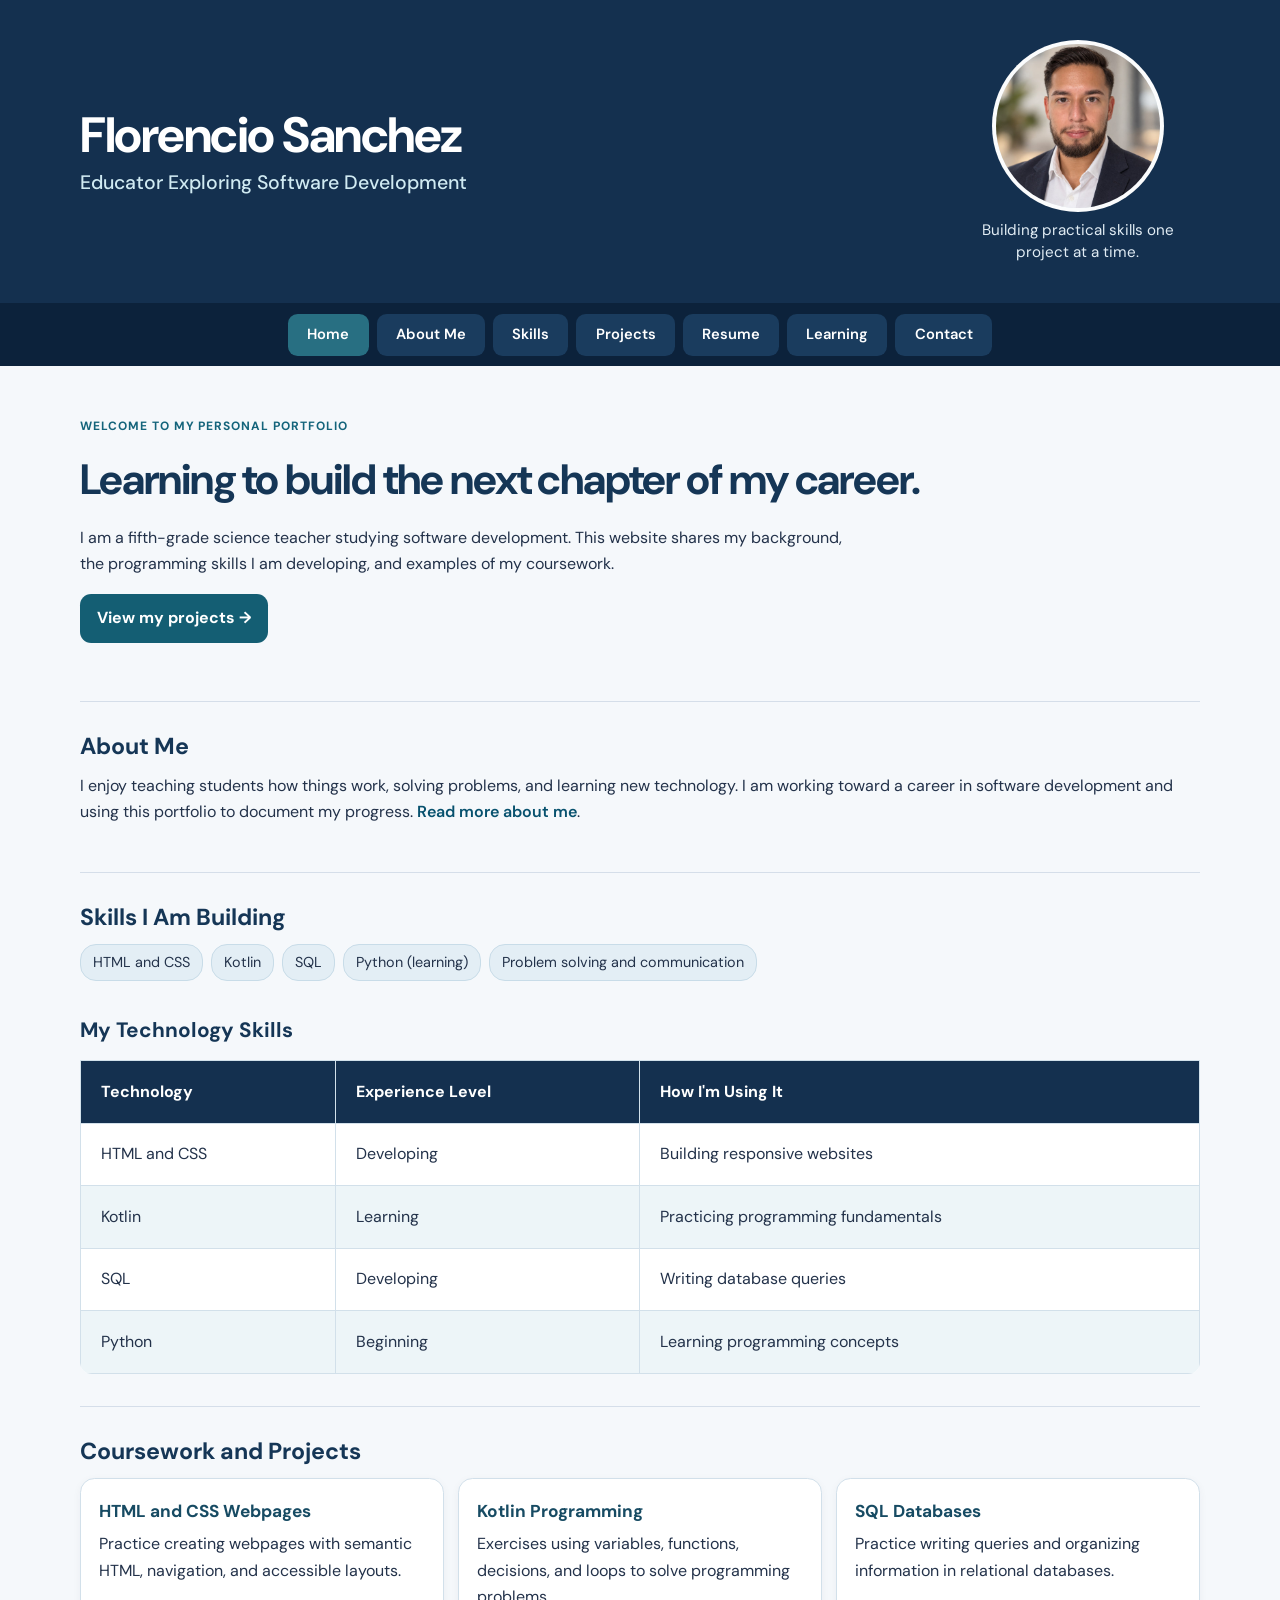
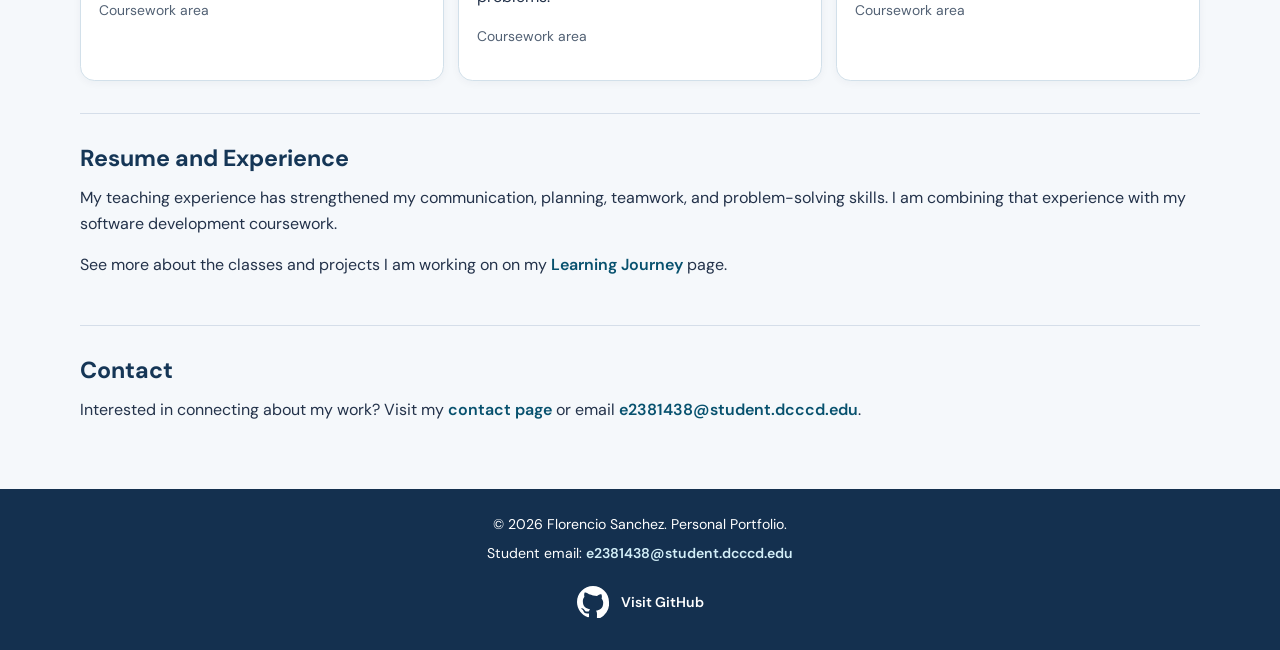
<file: index.html>
<!DOCTYPE html>
<!--
Student Name: Florencio Sanchez
File Name: index.html
Date: 11/02/2026
Chapter 8: Added Responsive Skills Table
Chapter 11: Updated SEO metadata and added a footer social media icon.
-->
<html lang="en">
<head>
    <meta charset="utf-8">
    <meta name="viewport" content="width=device-width, initial-scale=1.0">
    <meta name="description" content="Explore Florencio Sanchez's web design, Kotlin, SQL, and programming projects as a science educator studying software development.">

    <title>Florencio Sanchez | Software Development Portfolio</title>

    <link href="https://fonts.googleapis.com" rel="preconnect">
    <link href="https://fonts.gstatic.com" rel="preconnect" crossorigin>
    <link href="https://fonts.googleapis.com/css2?family=DM+Sans:wght@400;500;600;700&amp;display=swap" rel="stylesheet">

    <link href="css/style.css" rel="stylesheet">
</head>

<body>

<header class="site-header">
    <div class="container header-layout">
        <div class="header-copy">
            <h1>Florencio Sanchez</h1>
            <h2>Educator Exploring Software Development</h2>
        </div>

        <figure class="profile-figure">
            <img src="images/florencio-sanchez.jpg"
                 alt="Portrait of Florencio Sanchez in a navy blazer and white shirt"
                 class="profile-photo">
            <figcaption class="tagline">
                <span class="mobile-only">Building skills one project at a time.</span>
                <span class="tablet-desk-only">Building practical skills one project at a time.</span>
            </figcaption>
        </figure>
    </div>
</header>

<!-- Chapter 10: Responsive hamburger menu for mobile devices. -->
<nav class="site-nav" aria-label="Main navigation">
    <button class="menu-toggle" type="button" aria-controls="primary-menu" aria-expanded="false" aria-label="Open navigation menu">
        <span class="menu-icon" aria-hidden="true">
            <span></span><span></span><span></span>
        </span>
        <span class="menu-toggle-label">Menu</span>
    </button>

    <ul id="primary-menu">
        <li><a href="index.html" aria-current="page">Home</a></li>
        <li><a href="about.html">About Me</a></li>
        <li><a href="index.html#skills">Skills</a></li>
        <li><a href="index.html#projects">Projects</a></li>
        <li><a href="index.html#resume">Resume</a></li>
        <li><a href="learning.html">Learning</a></li>
        <li><a href="contact.html">Contact</a></li>
    </ul>
</nav>

<!-- Main content of the homepage -->
<main id="main-content">

    <section class="hero container" aria-labelledby="welcome-title">
        <p class="eyebrow">Welcome to my personal portfolio</p>
        <h2 id="welcome-title">Learning to build the next chapter of my career.</h2>
        <p>
            I am a fifth-grade science teacher studying software development.
            This website shares my background, the programming skills I am
            developing, and examples of my coursework.
        </p>
        <p><a class="button" href="#projects">View my projects &rarr;</a></p>
    </section>

    <section class="container section" id="about" aria-labelledby="about-heading">
        <h2 id="about-heading">About Me</h2>
        <p>
            I enjoy teaching students how things work, solving problems,
            and learning new technology. I am working toward a career in
            software development and using this portfolio to document my
            progress. <a href="about.html">Read more about me</a>.
        </p>
    </section>

    <section class="container section" id="skills" aria-labelledby="skills-heading">
        <h2 id="skills-heading">Skills I Am Building</h2>

        <ul class="skill-list">
            <li>HTML and CSS</li>
            <li>Kotlin</li>
            <li>SQL</li>
            <li>Python (learning)</li>
            <li>Problem solving and communication</li>
        </ul>

        <!-- Chapter 8: Responsive technology skills table -->
        <div class="table-scroll">
            <table class="skills-table">
                <caption>My Technology Skills</caption>
                <thead>
                    <tr>
                        <th scope="col">Technology</th>
                        <th scope="col">Experience Level</th>
                        <th scope="col">How I'm Using It</th>
                    </tr>
                </thead>
                <tbody>
                    <tr>
                        <td>HTML and CSS</td>
                        <td>Developing</td>
                        <td>Building responsive websites</td>
                    </tr>
                    <tr>
                        <td>Kotlin</td>
                        <td>Learning</td>
                        <td>Practicing programming fundamentals</td>
                    </tr>
                    <tr>
                        <td>SQL</td>
                        <td>Developing</td>
                        <td>Writing database queries</td>
                    </tr>
                    <tr>
                        <td>Python</td>
                        <td>Beginning</td>
                        <td>Learning programming concepts</td>
                    </tr>
                </tbody>
            </table>
        </div>
    </section>

    <section class="container section" id="projects" aria-labelledby="projects-heading">
        <h2 id="projects-heading">Coursework and Projects</h2>

        <div class="project-grid">
            <article class="project-card">
                <h3>HTML and CSS Webpages</h3>
                <p>Practice creating webpages with semantic HTML, navigation, and accessible layouts.</p>
                <p class="small">Coursework area</p>
            </article>

            <article class="project-card">
                <h3>Kotlin Programming</h3>
                <p>Exercises using variables, functions, decisions, and loops to solve programming problems.</p>
                <p class="small">Coursework area</p>
            </article>

            <article class="project-card">
                <h3>SQL Databases</h3>
                <p>Practice writing queries and organizing information in relational databases.</p>
                <p class="small">Coursework area</p>
            </article>
        </div>
    </section>

    <section class="container section" id="resume" aria-labelledby="resume-heading">
        <h2 id="resume-heading">Resume and Experience</h2>
        <p>
            My teaching experience has strengthened my communication, planning,
            teamwork, and problem-solving skills. I am combining that experience
            with my software development coursework.
        </p>
        <p>
            See more about the classes and projects I am working on
            on my <a href="learning.html">Learning Journey</a> page.
        </p>
    </section>

    <section class="container section" id="contact" aria-labelledby="contact-heading">
        <h2 id="contact-heading">Contact</h2>
        <p>
            Interested in connecting about my work?
            Visit my <a href="contact.html">contact page</a>
            or email
            <a href="mailto:e2381438@student.dcccd.edu">e2381438@student.dcccd.edu</a>.
        </p>
    </section>

</main>

<footer class="site-footer">
    <div class="container">
        <p>&copy; 2026 Florencio Sanchez. Personal Portfolio.</p>
        <p>
            Student email:
            <a href="mailto:e2381438@student.dcccd.edu">
                e2381438@student.dcccd.edu
            </a>
        </p>
            <!-- Chapter 11: Social media icon and link -->
        <div class="footer-social">
            <a href="https://github.com/" target="_blank" rel="noopener noreferrer" aria-label="Visit GitHub (opens in a new tab)">
                <img src="images/github-mark.svg" alt="GitHub" width="32" height="32">
                <span>Visit GitHub</span>
            </a>
        </div>
</div>
</footer>

<!-- Chapter 10: JavaScript for the mobile navigation menu. -->
<script src="scripts/script.js"></script>
</body>
</html>
</file>
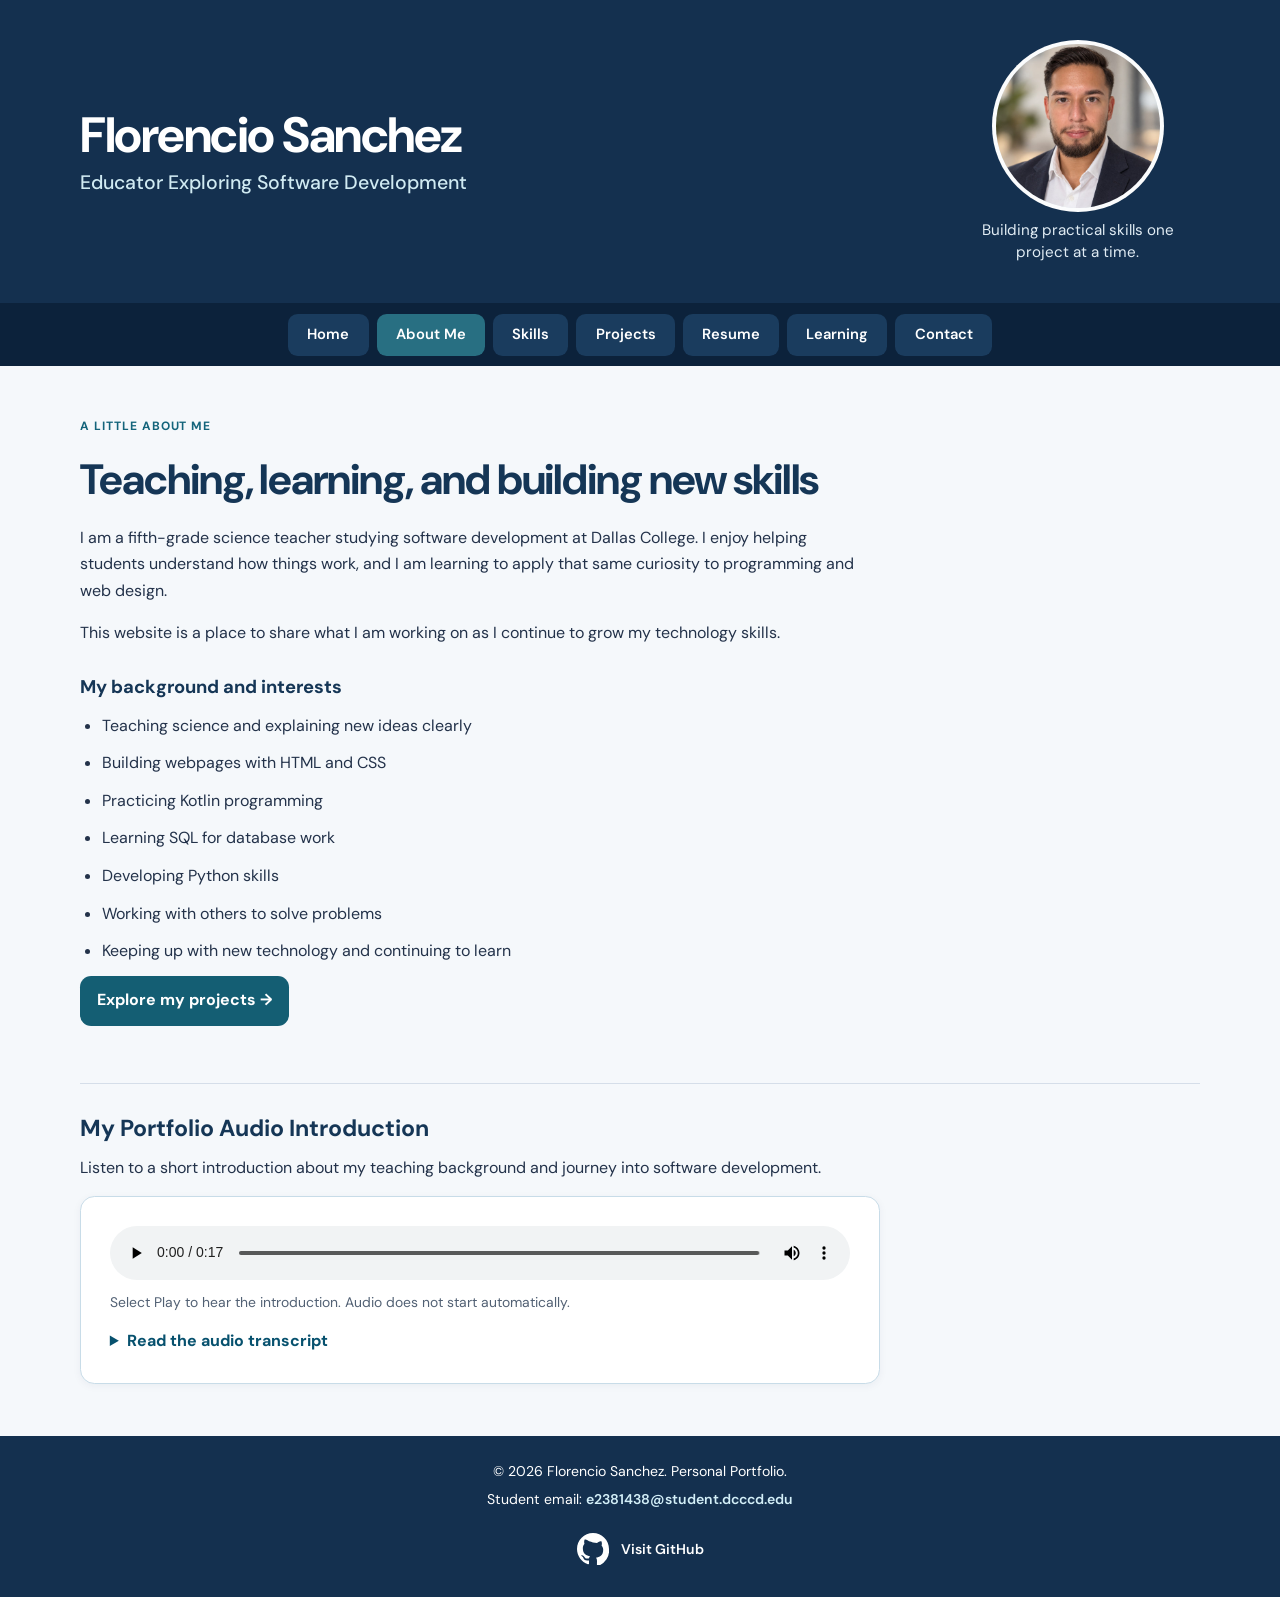
<file: about.html>
<!DOCTYPE html>

<!--
Student Name: Florencio Sanchez
File Name: about.html
Date: 11/02/2026
Chapter 9: Added audio introduction and transcript
Chapter 11: Updated SEO metadata and added a footer social media icon.
-->
<html lang="en">
<head>
<meta charset="utf-8"/>
<meta content="width=device-width, initial-scale=1.0" name="viewport"/>
<meta name="description" content="Learn about Florencio Sanchez, a fifth-grade science teacher developing skills in web design, software development, and programming.">
<title>About Florencio Sanchez | Educator & Developer</title>
<!-- Google Fonts: DM Sans for responsive typography. -->
<link href="https://fonts.googleapis.com" rel="preconnect"/>
<link crossorigin="" href="https://fonts.gstatic.com" rel="preconnect"/>
<link href="https://fonts.googleapis.com/css2?family=DM+Sans:wght@400;500;600;700&amp;display=swap" rel="stylesheet"/>
<link href="css/style.css" rel="stylesheet"/>
</head>
<body>
<header class="site-header">
<div class="container header-layout">
<div class="header-copy">
<h1>Florencio Sanchez</h1>
<h2>Educator Exploring Software Development</h2>

</div>
<figure class="profile-figure">
<img alt="Portrait of Florencio Sanchez in a navy blazer and white shirt" class="profile-photo" src="images/florencio-sanchez.jpg"/>
<figcaption class="tagline"><span class="mobile-only">Building skills one project at a time.</span><span class="tablet-desk-only">Building practical skills one project at a time.</span></figcaption>
</figure>
</div>
</header>
<!-- Chapter 10: Responsive hamburger menu for mobile devices. -->
<nav class="site-nav" aria-label="Main navigation">
    <button class="menu-toggle" type="button" aria-controls="primary-menu" aria-expanded="false" aria-label="Open navigation menu">
        <span class="menu-icon" aria-hidden="true">
            <span></span><span></span><span></span>
        </span>
        <span class="menu-toggle-label">Menu</span>
    </button>

<ul id="primary-menu">
<li><a href="index.html">Home</a></li>
<li><a aria-current="page" href="about.html">About Me</a></li>
<li><a href="index.html#skills">Skills</a></li>
<li><a href="index.html#projects">Projects</a></li>
<li><a href="index.html#resume">Resume</a></li>
<li><a href="learning.html">Learning</a></li><li><a href="contact.html">Contact</a></li>
</ul>
</nav>
<!-- The main element contains content specific to this webpage. -->
<main id="main-content">
<section aria-labelledby="about-title" class="container hero">
<p class="eyebrow">A little about me</p>
<h2 id="about-title">Teaching, learning, and building new skills</h2>
<article class="section-content" id="about-me">
<p>I am a fifth-grade science teacher studying software development at Dallas College. I enjoy helping students understand how things work, and I am learning to apply that same curiosity to programming and web design.</p>
<p>This website is a place to share what I am working on as I continue to grow my technology skills.</p>
<h3>My background and interests</h3>
<ul class="detail-list">
<li>Teaching science and explaining new ideas clearly</li>
<li>Building webpages with HTML and CSS</li>
<li>Practicing Kotlin programming</li>
<li>Learning SQL for database work</li>
<li>Developing Python skills</li>
<li>Working with others to solve problems</li>
<li>Keeping up with new technology and continuing to learn</li>
</ul>
<p><a class="button" href="index.html#projects">Explore my projects →</a></p>
</article>
</section>

<!-- Chapter 9: HTML5 audio player with MP3 and OGG sources and fallback text. -->
<section class="container section audio-intro" aria-labelledby="audio-intro-heading">
    <h2 id="audio-intro-heading">My Portfolio Audio Introduction</h2>
    <p>Listen to a short introduction about my teaching background and journey into software development.</p>
    <div class="audio-card">
        <audio controls preload="metadata" aria-label="Portfolio audio introduction">
            <source src="media/portfolio-introduction.mp3" type="audio/mpeg">
            <source src="media/portfolio-introduction.ogg" type="audio/ogg">
            Your browser does not support the HTML5 audio element.
            <a href="media/portfolio-introduction.mp3">Download the audio introduction</a>.
        </audio>
        <p class="small">Select Play to hear the introduction. Audio does not start automatically.</p>
        <details class="audio-transcript">
            <summary>Read the audio transcript</summary>
            <p>Hi, I'm Florencio Sanchez. I'm a fifth-grade science teacher studying software development at Dallas College. I'm learning HTML and CSS, Kotlin, SQL, and Python. This portfolio shares my projects and the skills I'm building for a career in technology. Thanks for visiting!</p>
        </details>
    </div>
</section>
</main>
<footer class="site-footer">
<div class="container">
<p>© 2026 Florencio Sanchez. Personal Portfolio.</p>
<p>Student email: <a href="mailto:e2381438@student.dcccd.edu">e2381438@student.dcccd.edu</a></p>
        <!-- Chapter 11: Social media icon and link -->
        <div class="footer-social">
            <a href="https://github.com/" target="_blank" rel="noopener noreferrer" aria-label="Visit GitHub (opens in a new tab)">
                <img src="images/github-mark.svg" alt="GitHub" width="32" height="32">
                <span>Visit GitHub</span>
            </a>
        </div>
</div>
</footer>
<!-- Chapter 10: JavaScript for the mobile navigation menu. -->
<script src="scripts/script.js"></script>
</body>
</html>
</file>
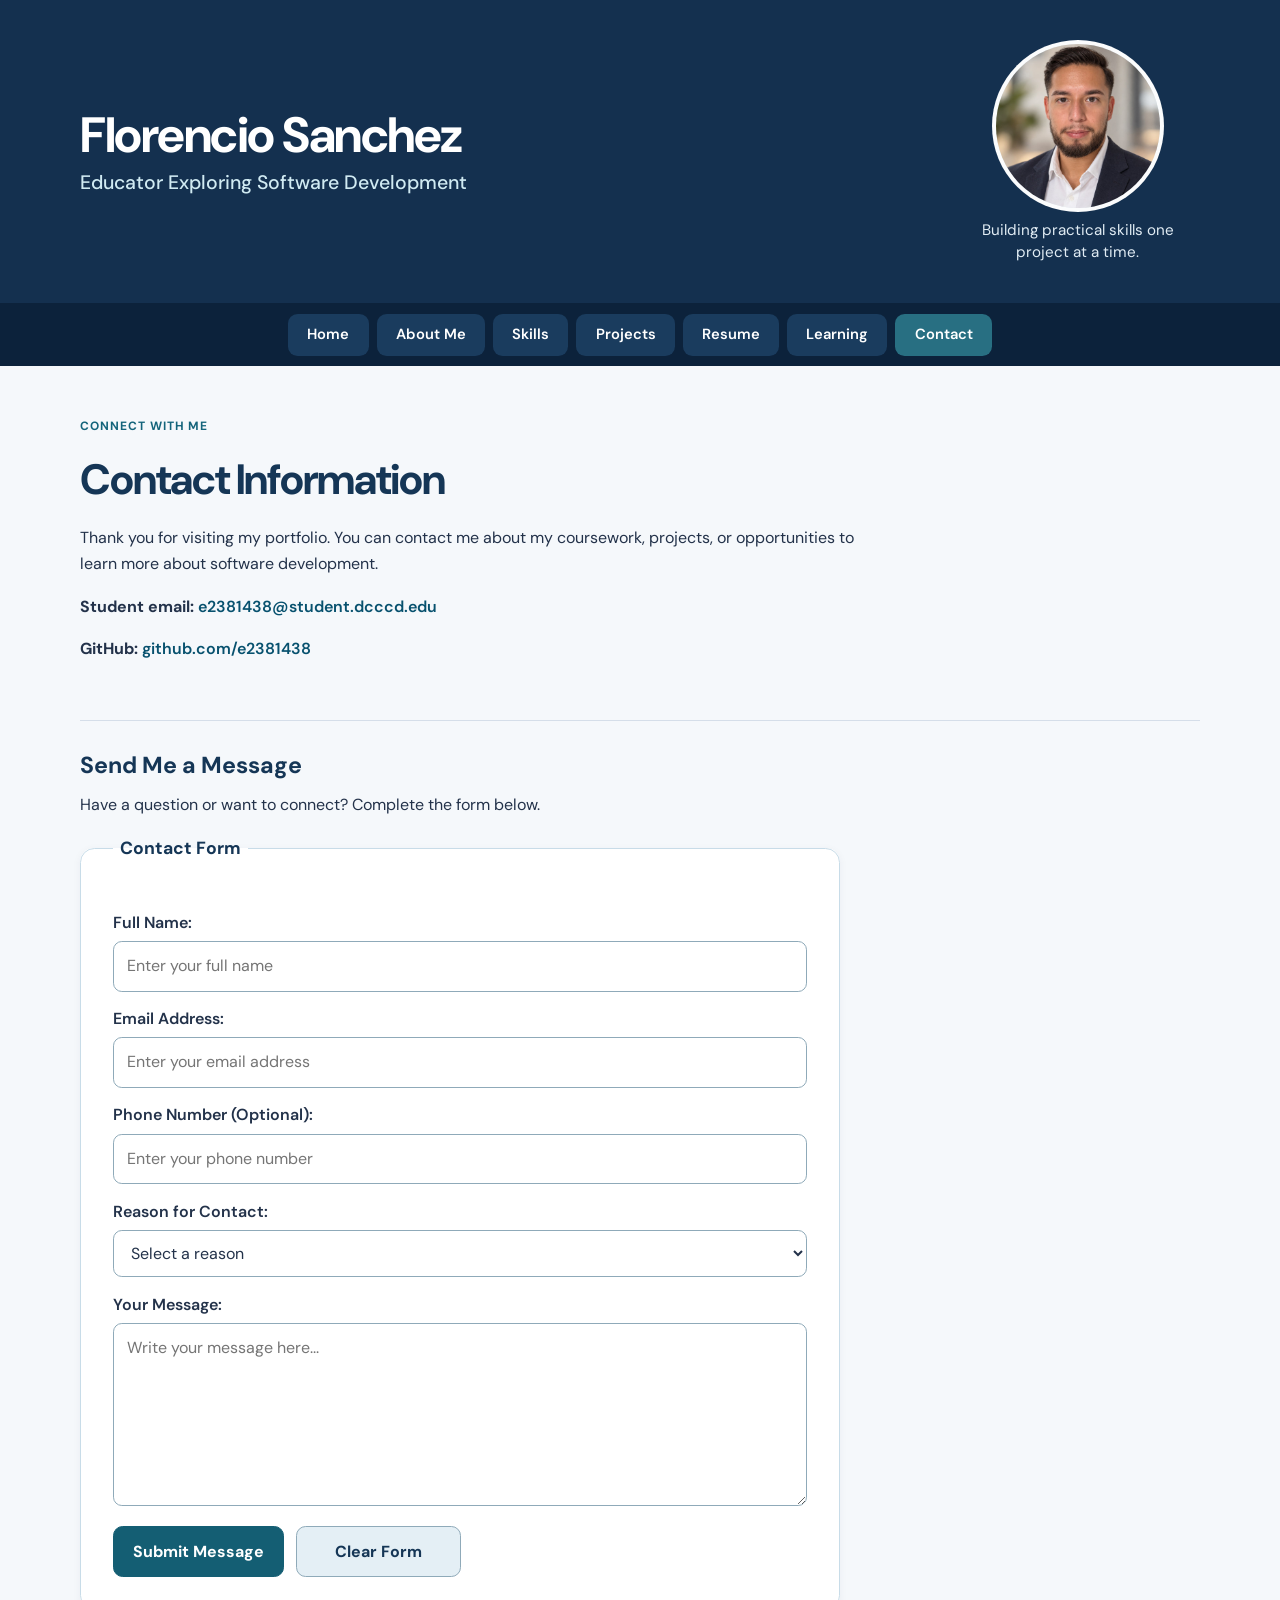
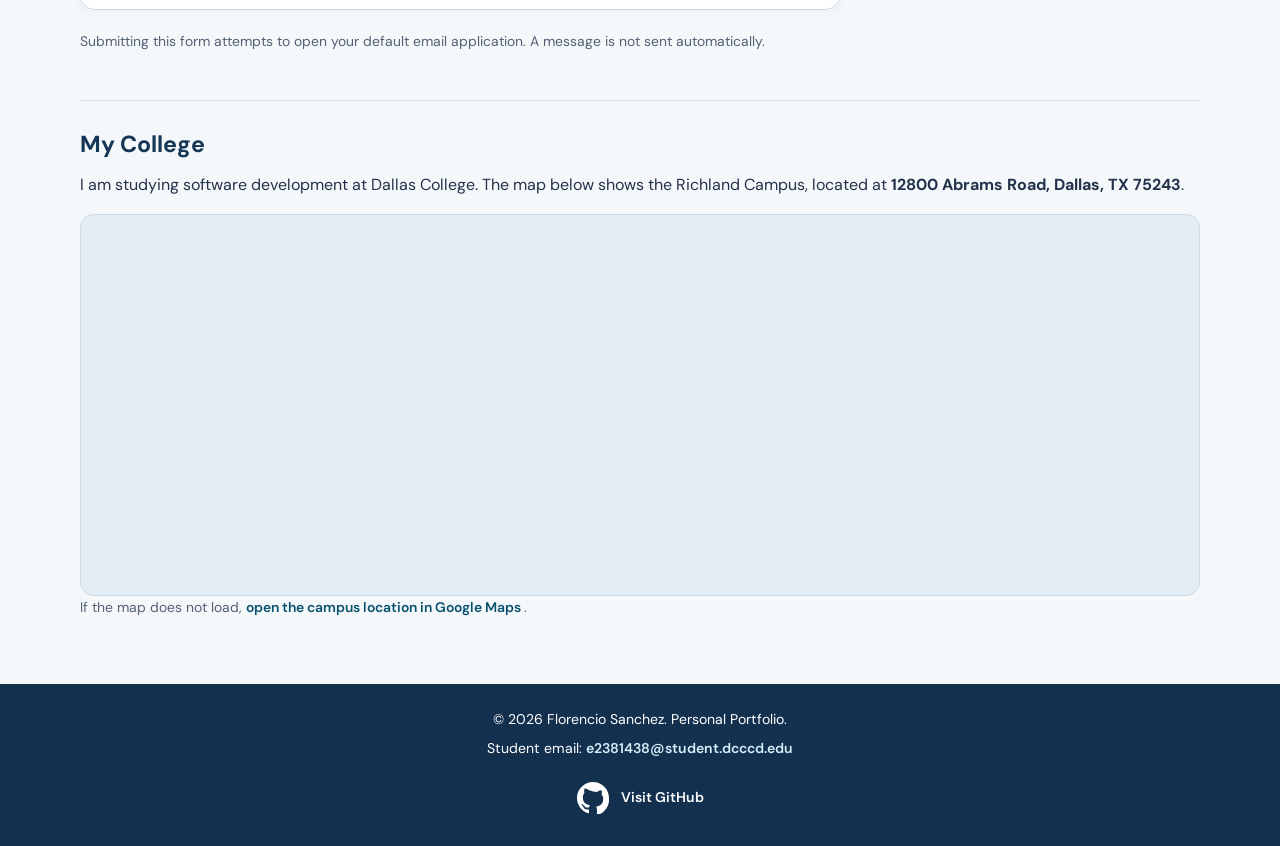
<file: contact.html>
<!DOCTYPE html>
<!--
Student Name: Florencio Sanchez
File Name: contact.html
Date: 11/02/2026
Chapter 8: Added a contact form
Chapter 11: Updated SEO metadata and added a footer social media icon.
-->
<html lang="en">
<head>
    <meta charset="utf-8">
    <meta name="viewport" content="width=device-width, initial-scale=1.0">
    <meta name="description" content="Contact Florencio Sanchez about his software development portfolio, coursework, and interest in technology and education.">

    <title>Contact Florencio Sanchez | Portfolio</title>

    <link href="https://fonts.googleapis.com" rel="preconnect">
    <link href="https://fonts.gstatic.com" rel="preconnect" crossorigin>
    <link href="https://fonts.googleapis.com/css2?family=DM+Sans:wght@400;500;600;700&amp;display=swap" rel="stylesheet">

    <link href="css/style.css" rel="stylesheet">
</head>

<body>

    <header class="site-header">
        <div class="container header-layout">

            <div class="header-copy">
                <h1>Florencio Sanchez</h1>
                <h2>Educator Exploring Software Development</h2>
            </div>

            <figure class="profile-figure">
                <img src="images/florencio-sanchez.jpg"
                     alt="Portrait of Florencio Sanchez in a navy blazer and white shirt"
                     class="profile-photo">

                <figcaption class="tagline">
                    <span class="mobile-only">
                        Building skills one project at a time.
                    </span>
                    <span class="tablet-desk-only">
                        Building practical skills one project at a time.
                    </span>
                </figcaption>
            </figure>

        </div>
    </header>

    <!-- Chapter 10: Responsive hamburger menu for mobile devices. -->
<nav class="site-nav" aria-label="Main navigation">
    <button class="menu-toggle" type="button" aria-controls="primary-menu" aria-expanded="false" aria-label="Open navigation menu">
        <span class="menu-icon" aria-hidden="true">
            <span></span><span></span><span></span>
        </span>
        <span class="menu-toggle-label">Menu</span>
    </button>

        <ul id="primary-menu">
            <li><a href="index.html">Home</a></li>
            <li><a href="about.html">About Me</a></li>
            <li><a href="index.html#skills">Skills</a></li>
            <li><a href="index.html#projects">Projects</a></li>
            <li><a href="index.html#resume">Resume</a></li>
            <li><a href="learning.html">Learning</a></li>
            <li><a href="contact.html" aria-current="page">Contact</a></li>
        </ul>
    </nav>

    <!-- Main content of the contact webpage -->
    <main id="main-content">

        <section class="container hero" aria-labelledby="contact-title">

            <p class="eyebrow">Connect with me</p>
            <h2 id="contact-title">Contact Information</h2>

            <div class="section-content" id="contact-info">

                <p>
                    Thank you for visiting my portfolio.
                    You can contact me about my coursework,
                    projects, or opportunities to learn more
                    about software development.
                </p>

                <p>
                    <strong>Student email:</strong>
                    <a href="mailto:e2381438@student.dcccd.edu">
                        e2381438@student.dcccd.edu
                    </a>
                </p>

                <p>
                    <strong>GitHub:</strong>
                    <a href="https://github.com/e2381438"
                       target="_blank"
                       rel="noopener noreferrer">
                        github.com/e2381438
                    </a>
                </p>

            </div>

        </section>

        <!-- Chapter 8: New contact form -->
        <section class="container section" aria-labelledby="form-title">

            <h2 id="form-title">Send Me a Message</h2>

            <p>
                Have a question or want to connect?
                Complete the form below.
            </p>

            <form class="contact-form"
                  action="mailto:e2381438@student.dcccd.edu"
                  method="post"
                  enctype="text/plain">

                <fieldset>

                    <legend>Contact Form</legend>

                    <!-- Name -->
                    <label for="full-name">Full Name:</label>
                    <input type="text"
                           id="full-name"
                           name="Full Name"
                           placeholder="Enter your full name"
                           autocomplete="name"
                           required>

                    <!-- Email -->
                    <label for="email">Email Address:</label>
                    <input type="email"
                           id="email"
                           name="Email"
                           placeholder="Enter your email address"
                           autocomplete="email"
                           required>

                    <!-- Phone -->
                    <label for="phone">Phone Number (Optional):</label>
                    <input type="tel"
                           id="phone"
                           name="Phone"
                           placeholder="Enter your phone number"
                           autocomplete="tel">

                    <!-- Reason for Contact -->
                    <label for="reason">Reason for Contact:</label>
                    <select id="reason"
                            name="Reason"
                            required>
                        <option value="">Select a reason</option>
                        <option value="General Question">
                            General Question
                        </option>
                        <option value="Software Development">
                            Software Development
                        </option>
                        <option value="College Coursework">
                            College Coursework
                        </option>
                        <option value="Professional Opportunity">
                            Professional Opportunity
                        </option>
                        <option value="Other">
                            Other
                        </option>
                    </select>

                    <!-- Message -->
                    <label for="message">Your Message:</label>
                    <textarea id="message"
                              name="Message"
                              rows="6"
                              placeholder="Write your message here..."
                              required></textarea>

                    <!-- Form Buttons -->
                    <div class="form-buttons">
                        <button type="submit">Submit Message</button>
                        <button type="reset" class="reset-button">
                            Clear Form
                        </button>
                    </div>

                </fieldset>

            </form>

            <p class="small">
                Submitting this form attempts to open your
                default email application. A message is not
                sent automatically.
            </p>

        </section>

        <!-- Existing college information and map -->
        <section class="container section" aria-labelledby="college-title">

            <h2 id="college-title">My College</h2>

            <p>
                I am studying software development at Dallas College.
                The map below shows the Richland Campus, located at
                <strong>12800 Abrams Road, Dallas, TX 75243</strong>.
            </p>

            <div class="map-frame">
                <iframe
                    src="https://www.google.com/maps?q=12800%20Abrams%20Road%2C%20Dallas%2C%20TX%2075243&amp;output=embed"
                    width="680"
                    height="380"
                    title="Map of Dallas College Richland Campus"
                    loading="lazy"
                    referrerpolicy="no-referrer-when-downgrade"
                    allowfullscreen>
                </iframe>
            </div>

            <p class="small">
                If the map does not load,
                <a href="https://www.google.com/maps/search/?api=1&amp;query=Dallas+College+Richland+Campus+12800+Abrams+Road+Dallas+TX+75243"
                   target="_blank"
                   rel="noopener noreferrer">
                    open the campus location in Google Maps
                </a>.
            </p>

        </section>

    </main>

    <footer class="site-footer">
        <div class="container">
            <p>&copy; 2026 Florencio Sanchez. Personal Portfolio.</p>
            <p>
                Student email:
                <a href="mailto:e2381438@student.dcccd.edu">
                    e2381438@student.dcccd.edu
                </a>
            </p>
                <!-- Chapter 11: Social media icon and link -->
        <div class="footer-social">
            <a href="https://github.com/" target="_blank" rel="noopener noreferrer" aria-label="Visit GitHub (opens in a new tab)">
                <img src="images/github-mark.svg" alt="GitHub" width="32" height="32">
                <span>Visit GitHub</span>
            </a>
        </div>
</div>
    </footer>

<!-- Chapter 10: JavaScript for the mobile navigation menu. -->
<script src="scripts/script.js"></script>
</body>
</html>
</file>
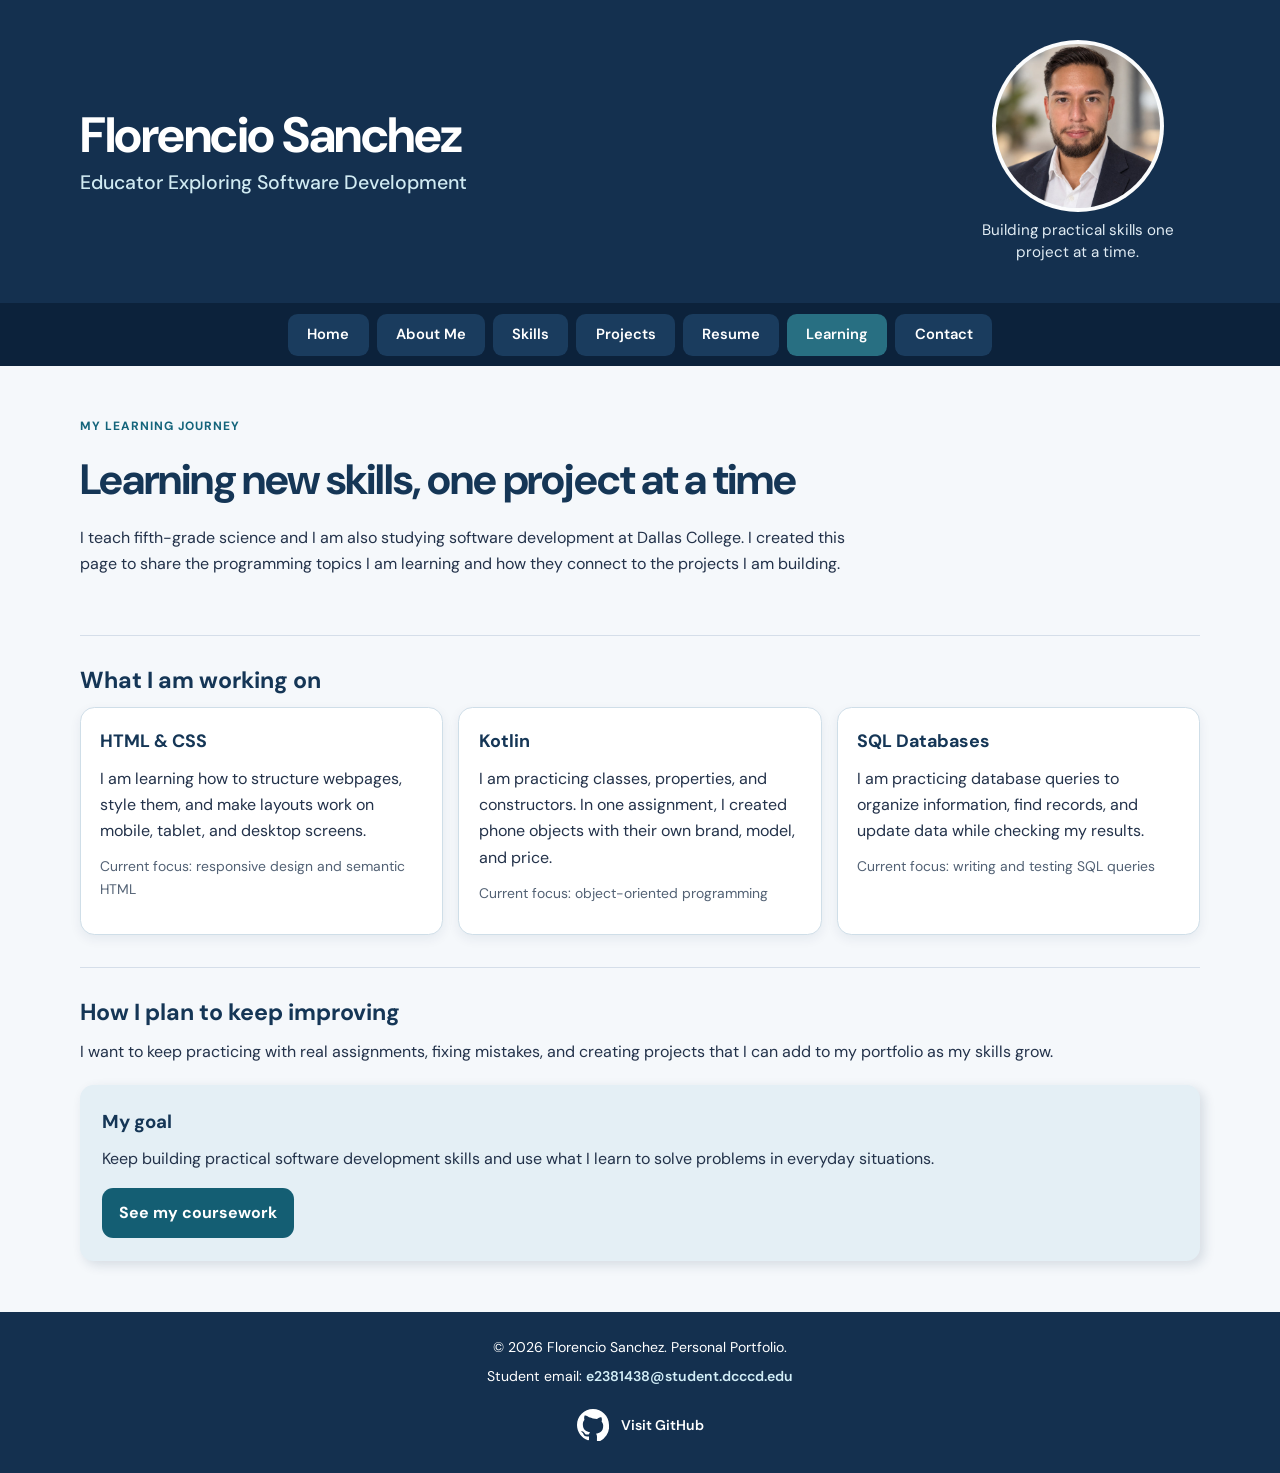
<file: learning.html>
<!DOCTYPE html>

<!--
Student Name: Florencio Sanchez
File Name: learning.html
Date: 11/02/2026
Chapter 11: Updated SEO metadata and added a footer social media icon.
-->
<html lang="en">
<head>
<meta charset="utf-8"/>
<meta content="width=device-width, initial-scale=1.0" name="viewport"/>
<meta name="description" content="Follow Florencio Sanchez as he studies HTML, CSS, Kotlin, SQL, and Python and builds projects while teaching fifth-grade science.">
<title>Learning Journey | Florencio Sanchez</title>
<!-- Google Fonts: DM Sans for responsive typography. -->
<link href="https://fonts.googleapis.com" rel="preconnect"/>
<link crossorigin="" href="https://fonts.gstatic.com" rel="preconnect"/>
<link href="https://fonts.googleapis.com/css2?family=DM+Sans:wght@400;500;600;700&amp;display=swap" rel="stylesheet"/>
<link href="css/style.css" rel="stylesheet"/>
</head>
<body>
<header class="site-header">
<div class="container header-layout">
<div class="header-copy">
<h1>Florencio Sanchez</h1>
<h2>Educator Exploring Software Development</h2>
</div>
<figure class="profile-figure">
<img alt="Portrait of Florencio Sanchez in a navy blazer and white shirt" class="profile-photo" src="images/florencio-sanchez.jpg"/>
<figcaption class="tagline"><span class="mobile-only">Building skills one project at a time.</span><span class="tablet-desk-only">Building practical skills one project at a time.</span></figcaption>
</figure>
</div>
</header>
<!-- Chapter 10: Responsive hamburger menu for mobile devices. -->
<nav class="site-nav" aria-label="Main navigation">
    <button class="menu-toggle" type="button" aria-controls="primary-menu" aria-expanded="false" aria-label="Open navigation menu">
        <span class="menu-icon" aria-hidden="true">
            <span></span><span></span><span></span>
        </span>
        <span class="menu-toggle-label">Menu</span>
    </button>

<ul id="primary-menu">
<li><a href="index.html">Home</a></li>
<li><a href="about.html">About Me</a></li>
<li><a href="index.html#skills">Skills</a></li>
<li><a href="index.html#projects">Projects</a></li>
<li><a href="index.html#resume">Resume</a></li>
<li><a aria-current="page" href="learning.html">Learning</a></li><li><a href="contact.html">Contact</a></li>
</ul>
</nav>
<!-- The main element contains content specific to this webpage. -->
<main id="main-content">
<section aria-labelledby="learning-title" class="container hero">
<p class="eyebrow">My learning journey</p>
<h2 id="learning-title">Learning new skills, one project at a time</h2>
<p>I teach fifth-grade science and I am also studying software development at Dallas College. I created this page to share the programming topics I am learning and how they connect to the projects I am building.</p>
</section>
<section aria-labelledby="learning-areas-title" class="container section">
<h2 id="learning-areas-title">What I am working on</h2>
<div class="learning-grid">
<article class="learning-card">
<h3>HTML &amp; CSS</h3>
<p>I am learning how to structure webpages, style them, and make layouts work on mobile, tablet, and desktop screens.</p>
<p class="small">Current focus: responsive design and semantic HTML</p>
</article>
<article class="learning-card">
<h3>Kotlin</h3>
<p>I am practicing classes, properties, and constructors. In one assignment, I created phone objects with their own brand, model, and price.</p>
<p class="small">Current focus: object-oriented programming</p>
</article>
<article class="learning-card">
<h3>SQL Databases</h3>
<p>I am practicing database queries to organize information, find records, and update data while checking my results.</p>
<p class="small">Current focus: writing and testing SQL queries</p>
</article>
</div>
</section>
<section aria-labelledby="next-steps-title" class="container section">
<h2 id="next-steps-title">How I plan to keep improving</h2>
<p>I want to keep practicing with real assignments, fixing mistakes, and creating projects that I can add to my portfolio as my skills grow.</p>
<aside aria-label="Portfolio goal" class="learning-aside">
<h3>My goal</h3>
<p>Keep building practical software development skills and use what I learn to solve problems in everyday situations.</p>
<a class="button" href="index.html#projects">See my coursework</a>
</aside>
</section>
</main>
<footer class="site-footer">
<div class="container">
<p>© 2026 Florencio Sanchez. Personal Portfolio.</p>
<p>Student email: <a href="mailto:e2381438@student.dcccd.edu">e2381438@student.dcccd.edu</a></p>
        <!-- Chapter 11: Social media icon and link -->
        <div class="footer-social">
            <a href="https://github.com/" target="_blank" rel="noopener noreferrer" aria-label="Visit GitHub (opens in a new tab)">
                <img src="images/github-mark.svg" alt="GitHub" width="32" height="32">
                <span>Visit GitHub</span>
            </a>
        </div>
</div>
</footer>
<!-- Chapter 10: JavaScript for the mobile navigation menu. -->
<script src="scripts/script.js"></script>
</body>
</html>
</file>
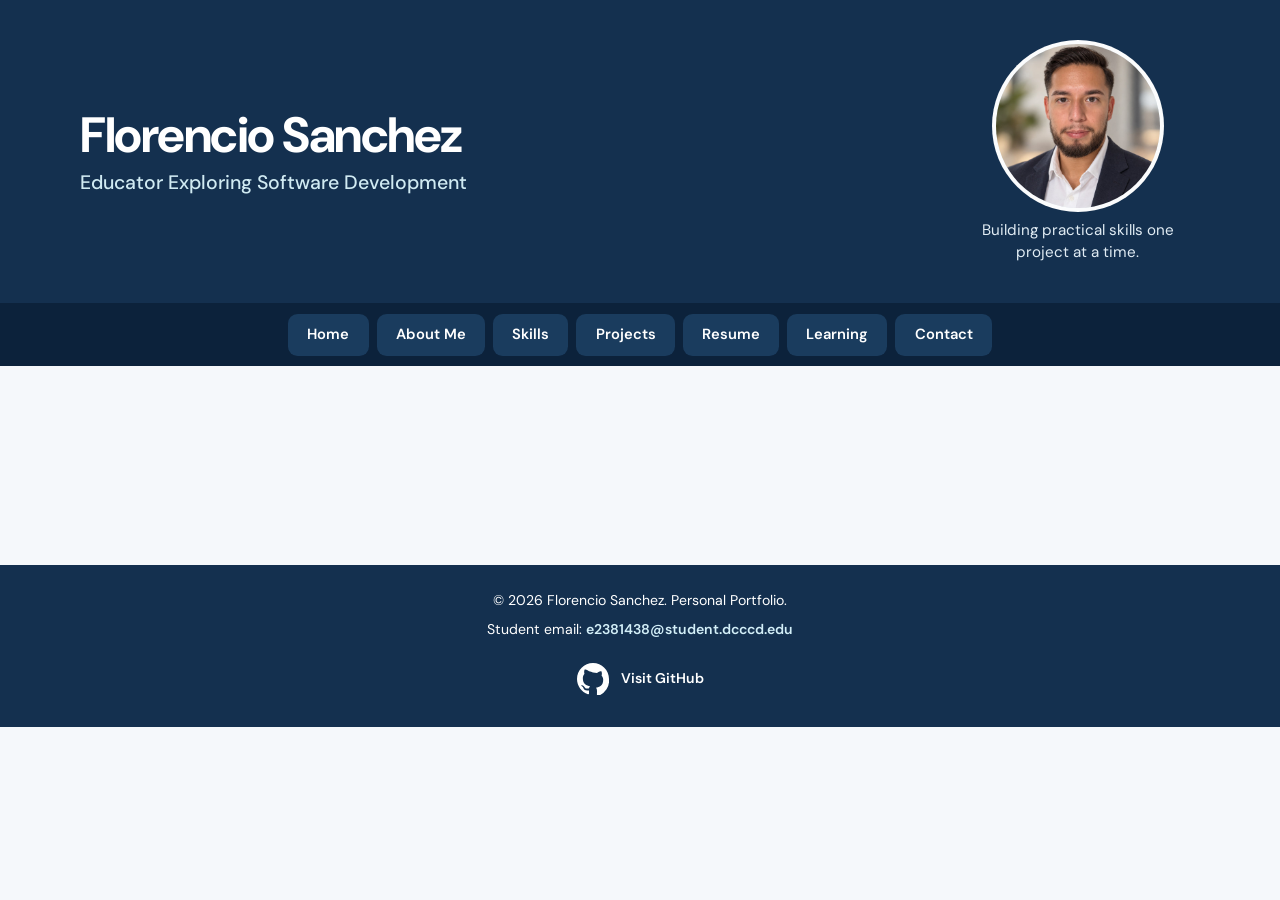
<file: template.html>
<!DOCTYPE html>

<!--
Student Name: Florencio Sanchez
File Name: template.html
Date: 11/02/2026
Chapter 11: Updated SEO metadata and added a footer social media icon.
-->
<html lang="en">
<head>
<meta charset="utf-8"/>
<meta content="width=device-width, initial-scale=1.0" name="viewport"/>
<meta name="description" content="Reusable HTML page template for the personal software development portfolio of Florencio Sanchez, educator and student.">
<title>Portfolio Page Template | Florencio Sanchez</title>
<!-- Google Fonts: DM Sans for responsive typography. -->
<link href="https://fonts.googleapis.com" rel="preconnect"/>
<link crossorigin="" href="https://fonts.gstatic.com" rel="preconnect"/>
<link href="https://fonts.googleapis.com/css2?family=DM+Sans:wght@400;500;600;700&amp;display=swap" rel="stylesheet"/>
<link href="css/style.css" rel="stylesheet"/>
</head>
<body>
<header class="site-header">
<div class="container header-layout">
<div class="header-copy">
<h1>Florencio Sanchez</h1>
<h2>Educator Exploring Software Development</h2>

</div>
<figure class="profile-figure">
<img alt="Portrait of Florencio Sanchez in a navy blazer and white shirt" class="profile-photo" src="images/florencio-sanchez.jpg"/>
<figcaption class="tagline"><span class="mobile-only">Building skills one project at a time.</span><span class="tablet-desk-only">Building practical skills one project at a time.</span></figcaption>
</figure>
</div>
</header>
<!-- Chapter 10: Responsive hamburger menu for mobile devices. -->
<nav class="site-nav" aria-label="Main navigation">
    <button class="menu-toggle" type="button" aria-controls="primary-menu" aria-expanded="false" aria-label="Open navigation menu">
        <span class="menu-icon" aria-hidden="true">
            <span></span><span></span><span></span>
        </span>
        <span class="menu-toggle-label">Menu</span>
    </button>

<ul id="primary-menu">
<li><a href="index.html">Home</a></li>
<li><a href="about.html">About Me</a></li>
<li><a href="index.html#skills">Skills</a></li>
<li><a href="index.html#projects">Projects</a></li>
<li><a href="index.html#resume">Resume</a></li>
<li><a href="learning.html">Learning</a></li><li><a href="contact.html">Contact</a></li>
</ul>
</nav>
<!-- The main element contains content specific to this webpage. -->
<main id="main-content">
<!-- Add page-specific content here after making a copy of this template. -->
</main>
<footer class="site-footer">
<div class="container">
<p>© 2026 Florencio Sanchez. Personal Portfolio.</p>
<p>Student email: <a href="mailto:e2381438@student.dcccd.edu">e2381438@student.dcccd.edu</a></p>
        <!-- Chapter 11: Social media icon and link -->
        <div class="footer-social">
            <a href="https://github.com/" target="_blank" rel="noopener noreferrer" aria-label="Visit GitHub (opens in a new tab)">
                <img src="images/github-mark.svg" alt="GitHub" width="32" height="32">
                <span>Visit GitHub</span>
            </a>
        </div>
</div>
</footer>
<!-- Chapter 10: JavaScript for the mobile navigation menu. -->
<script src="scripts/script.js"></script>
</body>
</html>
</file>
<file: css/style.css>
/*
Student Name: Florencio Sanchez
File Name: style.css
Date: 11/01/2026
Chapter 7: Semantic Elements, Figure, CSS Grid, and Shadows
Chapter 8: Responsive technology table and contact form
*/

/* CSS Reset */
*, *::before, *::after, article, section, aside, figure, figcaption {
    margin: 0;
    padding: 0;
    box-sizing: border-box;
}

:root {
    color-scheme: light;
}

html {
    scroll-behavior: smooth;
}

/* Mobile-first styles */
body {
    min-width: 0;
    background-color: #f5f8fb;
    color: #23324a;
    font-family: 'DM Sans', Arial, sans-serif;
    font-size: 16px;
    line-height: 1.65;
    -webkit-text-size-adjust: 100%;
}

.container {
    width: calc(100% - 2rem);
    max-width: 680px;
    margin-left: auto;
    margin-right: auto;
}

/* Links */
a {
    color: #07516e;
    font-weight: 600;
    text-decoration: none;
    overflow-wrap: anywhere;
}

a:focus-visible {
    outline: 3px solid #268dae;
    outline-offset: 3px;
}

a:hover {
    text-decoration: underline;
}

/* Responsive text */
.mobile-only {
    display: inline;
}

.tablet-desk-only {
    display: none;
}

/* Images */
img {
    display: block;
    max-width: 100%;
    height: auto;
}

/* Header */
.site-header {
    padding: 1.75rem 0 1.4rem;
    background: #14304f;
    color: #fff;
}

.header-layout {
    display: flex;
    flex-direction: column-reverse;
    align-items: center;
    gap: 1.15rem;
    text-align: center;
}

.header-copy {
    min-width: 0;
}

.site-header h1 {
    font-size: clamp(1.8rem, 7vw, 2.4rem);
    line-height: 1.15;
    letter-spacing: -0.03em;
}

.site-header h2 {
    margin-top: 0.35rem;
    color: #d0eaf2;
    font-size: 1rem;
    line-height: 1.4;
    font-weight: 500;
}

/* Profile picture */
.profile-photo {
    width: 132px;
    height: 132px;
    object-fit: cover;
    border: 4px solid rgba(255, 255, 255, 0.85);
    border-radius: 50%;
    background: #e5eff5;
}

/* Chapter 7: Figure and caption */
.profile-figure {
    display: flex;
    flex-direction: column;
    align-items: center;
    flex: 0 0 auto;
    gap: 0.45rem;
    width: min(100%, 245px);
    text-align: center;
}

.profile-figure figcaption {
    max-width: 245px;
    color: #e1ecf4;
    font-size: 0.88rem;
    line-height: 1.45;
}

/* Mobile navigation */
nav {
    background: #0c223b;
    padding: 0.65rem 0.65rem 0.8rem;
}

nav ul {
    display: grid;
    grid-template-columns: repeat(2, minmax(0, 1fr));
    gap: 0.45rem;
    width: 100%;
    max-width: 680px;
    margin-inline: auto;
    list-style: none;
}

nav li {
    list-style: none;
    min-width: 0;
}

nav a {
    display: flex;
    justify-content: center;
    align-items: center;
    min-height: 44px;
    padding: 0.5rem 0.35rem;
    border-radius: 0.6rem;
    background: #1a3c5e;
    color: #fff;
    font-size: 0.92rem;
    font-weight: 600;
    line-height: 1.25;
    text-align: center;
    text-decoration: none;
}

nav a:hover,
nav a:focus-visible,
nav a[aria-current="page"] {
    background: #286f82;
    color: #fff;
    text-decoration: none;
}

/* Main content */
#main-content {
    min-height: 180px;
}

.hero {
    padding-top: 2rem;
    padding-bottom: 1.8rem;
}

.hero h2 {
    color: #153656;
    font-size: clamp(1.65rem, 6.1vw, 2.2rem);
    line-height: 1.26;
    letter-spacing: -0.025em;
    margin: 0.45rem 0 1.15rem;
}

.hero p {
    margin-bottom: 1rem;
}

.eyebrow {
    color: #14647b;
    font-size: 0.75rem;
    font-weight: 700;
    letter-spacing: 0.08em;
    text-transform: uppercase;
}

/* Buttons */
.button {
    display: inline-block;
    max-width: 100%;
    padding: 0.73rem 1.05rem;
    border-radius: 0.7rem;
    background: #145e73;
    color: #fff;
    font-weight: 700;
    text-align: center;
}

.button:hover,
.button:focus-visible {
    background: #0c4556;
    color: #fff;
    text-decoration: none;
}

/* Sections */
.section {
    padding-top: 1.5rem;
    padding-bottom: 1.65rem;
    border-top: 1px solid #d5dee9;
}

.section h2 {
    margin-bottom: 0.75rem;
    color: #153656;
    font-size: 1.45rem;
    line-height: 1.3;
}

.section p {
    margin-bottom: 0.9rem;
}

/* Skills list */
.skill-list {
    display: flex;
    flex-wrap: wrap;
    gap: 0.5rem;
    list-style: none;
}

.skill-list li {
    padding: 0.35rem 0.75rem;
    border: 1px solid #c8dce8;
    border-radius: 1rem;
    background: #e3eef5;
    font-size: 0.9rem;
}

/*
Chapter 8: Responsive Skills Table
Mobile Viewport
*/

.table-scroll {
    width: 100%;
    margin-top: 1.25rem;
    overflow-x: auto;
    -webkit-overflow-scrolling: touch;
    border-radius: 0.75rem;
}

.skills-table {
    width: 100%;
    min-width: 560px;
    border-collapse: collapse;
    border: 1px solid #c8dce8;
    background-color: #fff;
    text-align: left;
}

.skills-table caption {
    padding: 0.5rem 0 0.8rem;
    color: #153656;
    font-size: 1.15rem;
    font-weight: 700;
    text-align: left;
}

.skills-table th,
.skills-table td {
    padding: 0.85rem 1rem;
    border: 1px solid #d2e0ea;
    vertical-align: top;
}

.skills-table thead th {
    background-color: #14304f;
    color: #fff;
    font-weight: 700;
}

.skills-table tbody tr:nth-child(even) {
    background-color: #edf5f8;
}

/* Project cards */
.project-grid {
    display: grid;
    grid-template-columns: minmax(0, 1fr);
    gap: 0.9rem;
}

.project-card {
    min-width: 0;
    padding: 1.1rem;
    border: 1px solid #d2e0ea;
    border-radius: 0.9rem;
    background: #fff;
    box-shadow: 0 2px 8px rgba(20, 48, 79, 0.045);
}

.project-card h3 {
    margin-bottom: 0.4rem;
    color: #174b63;
    font-size: 1.08rem;
}

/* Chapter 7: Learning Journey Grid */
.learning-grid {
    display: grid;
    grid-template-columns: minmax(0, 1fr);
    gap: 0.95rem;
}

.learning-card {
    padding: 1.2rem;
    border: 1px solid #cfdee8;
    border-radius: 0.9rem;
    background: #fff;
    box-shadow: 0 4px 12px rgba(20, 48, 79, 0.07);
}

.learning-card h3 {
    margin-bottom: 0.55rem;
    color: #153656;
    font-size: 1.12rem;
}

.learning-card p {
    margin-bottom: 0.65rem;
}

/* Learning aside */
.learning-aside {
    margin-top: 1.2rem;
    padding: 1.4rem;
    border-radius: 0.85rem;
    background: #e4eff5;
    box-shadow: 4px 4px 12px rgba(20, 48, 79, 0.14);
}

.learning-aside h3 {
    margin-bottom: 0.5rem;
    color: #153656;
}

.learning-aside p {
    margin-bottom: 1rem;
}

.small {
    color: #526174;
    font-size: 0.87rem;
}

.section-content {
    min-width: 0;
}

.section-content h3 {
    margin: 1.6rem 0 0.65rem;
    color: #153656;
    font-size: 1.15rem;
}

.detail-list {
    padding-left: 1.4rem;
}

.detail-list li {
    margin-bottom: 0.7rem;
}

/*
Chapter 8: Contact Form
Mobile Viewport
*/

.contact-form {
    width: 100%;
    max-width: 760px;
    margin: 1rem 0 1.25rem;
}

.contact-form fieldset {
    min-width: 0;
    padding: 1.15rem;
    border: 1px solid #c8dce8;
    border-radius: 0.9rem;
    background-color: #fff;
    box-shadow: 0 2px 8px rgba(20, 48, 79, 0.05);
}

.contact-form legend {
    padding: 0 0.45rem;
    color: #153656;
    font-size: 1.1rem;
    font-weight: 700;
}

.contact-form label {
    display: block;
    margin: 0.9rem 0 0.3rem;
    color: #23324a;
    font-weight: 600;
}

.contact-form input,
.contact-form select,
.contact-form textarea {
    display: block;
    width: 100%;
    max-width: 100%;
    min-height: 44px;
    padding: 0.7rem 0.8rem;
    border: 1px solid #8faab9;
    border-radius: 0.55rem;
    background-color: #fff;
    color: #23324a;
    font: inherit;
}

.contact-form textarea {
    min-height: 140px;
    resize: vertical;
}

.contact-form input:focus-visible,
.contact-form select:focus-visible,
.contact-form textarea:focus-visible,
.contact-form button:focus-visible {
    outline: 3px solid #268dae;
    outline-offset: 2px;
}

.form-buttons {
    display: flex;
    flex-direction: column;
    gap: 0.7rem;
    margin-top: 1.3rem;
}

.form-buttons button {
    min-height: 46px;
    padding: 0.7rem 1.2rem;
    border: 1px solid #145e73;
    border-radius: 0.6rem;
    background-color: #145e73;
    color: #fff;
    font: inherit;
    font-weight: 700;
    cursor: pointer;
}

.form-buttons .reset-button {
    border-color: #8faab9;
    background-color: #e4eff5;
    color: #153656;
}

/* Google Maps */
.map-frame {
    width: 100%;
    overflow: hidden;
    margin-top: 1rem;
    border: 1px solid #ccdae6;
    border-radius: 0.85rem;
    background: #e4edf4;
}

.map-frame iframe {
    display: block;
    width: 100%;
    max-width: 100%;
    height: 270px;
    border: 0;
}

/* Footer */
.site-footer {
    margin-top: 1.2rem;
    padding: 1.25rem 0 1.7rem;
    background: #14304f;
    color: #fff;
    font-size: 0.88rem;
    text-align: center;
}

.site-footer p {
    margin-bottom: 0.35rem;
}

.site-footer a {
    color: #d3eff8;
}

.site-footer a:hover,
.site-footer a:focus-visible {
    color: #fff;
}

/* Reduced Motion */
@media (prefers-reduced-motion: reduce) {
    html {
        scroll-behavior: auto;
    }
}

/*
TABLET VIEWPORT
700px and wider
*/

@media screen and (min-width: 700px) {

    .mobile-only {
        display: none;
    }

    .tablet-desk-only {
        display: inline;
    }

    .container {
        width: calc(100% - 3rem);
        max-width: 940px;
    }

    .site-header {
        padding: 2.2rem 0;
    }

    .header-layout {
        flex-direction: row;
        justify-content: space-between;
        gap: 2rem;
        text-align: left;
    }

    .site-header h1 {
        font-size: 2.6rem;
    }

    .site-header h2 {
        font-size: 1.15rem;
    }

    .profile-figure figcaption {
        font-size: 0.95rem;
    }

    .profile-photo {
        width: 150px;
        height: 150px;
    }

    .profile-figure {
        width: 205px;
        flex: 0 0 205px;
    }

    nav {
        padding: 0.65rem 1rem;
    }

    nav ul {
        display: flex;
        justify-content: center;
        flex-wrap: wrap;
        gap: 0.2rem;
        max-width: 940px;
    }

    nav li {
        flex: 0 1 auto;
    }

    nav a {
        min-height: 42px;
        padding: 0.6rem 0.65rem;
    }

    .hero {
        padding-top: 2.6rem;
        padding-bottom: 2.2rem;
    }

    .hero h2 {
        font-size: 2.25rem;
    }

    .project-grid {
        grid-template-columns: repeat(2, minmax(0, 1fr));
    }

    .learning-grid {
        grid-template-columns: repeat(2, minmax(0, 1fr));
    }

    /* Chapter 8 Tablet Table */
    .skills-table {
        min-width: 0;
    }

    .skills-table th,
    .skills-table td {
        padding: 1rem 1.1rem;
    }

    /* Chapter 8 Tablet Form */
    .contact-form fieldset {
        padding: 1.65rem;
    }

    .form-buttons {
        flex-direction: row;
    }

    .form-buttons button {
        width: auto;
        min-width: 165px;
    }

    .map-frame iframe {
        height: 350px;
    }

    .site-footer {
        padding: 1.5rem 0;
    }
}

/*
DESKTOP VIEWPORT
1100px and wider
*/

@media screen and (min-width: 1100px) {

    .container {
        width: calc(100% - 4rem);
        max-width: 1120px;
    }

    .site-header {
        padding: 2.5rem 0;
    }

    .site-header h1 {
        font-size: 3.1rem;
    }

    .site-header h2 {
        font-size: 1.22rem;
    }

    .profile-photo {
        width: 172px;
        height: 172px;
    }

    .profile-figure {
        width: 245px;
        flex-basis: 245px;
    }

    nav ul {
        max-width: 1120px;
        gap: 0.5rem;
    }

    nav a {
        padding: 0.65rem 1.2rem;
    }

    .hero {
        padding-top: 3.2rem;
        padding-bottom: 2.6rem;
    }

    .hero h2 {
        font-size: 2.65rem;
    }

    .hero p {
        max-width: 780px;
    }

    .section {
        padding-top: 1.8rem;
        padding-bottom: 2rem;
    }

    .project-grid {
        grid-template-columns: repeat(3, minmax(0, 1fr));
    }

    .learning-grid {
        grid-template-columns: repeat(3, minmax(0, 1fr));
    }

    .learning-card {
        transition: box-shadow 180ms ease, transform 180ms ease;
    }

    .learning-card:hover {
        transform: translateY(-3px);
        box-shadow: 0 12px 24px rgba(20, 48, 79, 0.16);
    }

    .project-card {
        transition: box-shadow 180ms ease, transform 180ms ease;
    }

    .section-content {
        max-width: 860px;
    }

    /* Chapter 8 Desktop Table */
    .table-scroll {
        margin-top: 1.5rem;
    }

    .skills-table caption {
        font-size: 1.3rem;
    }

    .skills-table th,
    .skills-table td {
        padding: 1.1rem 1.25rem;
    }

    /* Chapter 8 Desktop Form */
    .contact-form fieldset {
        padding: 2rem;
    }

    .form-buttons button:hover {
        background-color: #0c4556;
        color: #fff;
    }

    .form-buttons .reset-button:hover {
        background-color: #d0e4ed;
        color: #153656;
    }

    .map-frame iframe {
        height: 380px;
    }

    nav a:hover,
    nav a:focus-visible {
        background: #35849a;
        color: #fff;
        text-decoration: none;
    }

    .project-card:hover {
        transform: translateY(-3px);
        box-shadow: 0 10px 22px rgba(20, 48, 79, 0.14);
    }

    .button:hover,
    .button:focus-visible {
        background: #0b4054;
        color: #fff;
    }
}

/* Respect reduced motion */
@media (prefers-reduced-motion: reduce) {

    .project-card,
    .learning-card {
        transition: none;
    }

    .project-card:hover,
    .learning-card:hover {
        transform: none;
    }
}

/* Large Desktop */
@media screen and (min-width: 1440px) {

    .container {
        max-width: 1180px;
    }

    .learning-grid {
        gap: 1.25rem;
    }
}

/* Chapter 9: Mobile-first audio player styling, keeping playback controls visible. */
.audio-intro { padding-bottom: 2rem; }
.audio-intro .audio-card {
    max-width: 760px;
    padding: 1rem;
    border: 1px solid #c8dce8;
    border-radius: 0.9rem;
    background-color: #fff;
    box-shadow: 0 2px 8px rgba(20, 48, 79, 0.05);
}
.audio-intro audio { display: block; width: 100%; max-width: 100%; }
.audio-intro .small { margin-top: 0.7rem; }
.audio-transcript { margin-top: 0.8rem; }
.audio-transcript summary { color: #07516e; font-weight: 700; cursor: pointer; }
.audio-transcript p { margin-top: 0.65rem; }
/* Chapter 9: Tablet layout adds comfortable breathing room. */
@media screen and (min-width: 700px) {
    .audio-intro .audio-card { padding: 1.5rem; }
}
/* Chapter 9: Desktop retains a readable maximum width for the player. */
@media screen and (min-width: 1100px) {
    .audio-intro .audio-card { max-width: 800px; padding: 1.8rem; }
}

/* Chapter 10: Mobile hamburger menu. Hidden on tablets and desktop. */
nav.site-nav .menu-toggle {
    display: none;
    align-items: center;
    justify-content: center;
    gap: 0.65rem;
    margin: 0 auto;
    min-height: 44px;
    padding: 0.65rem 1rem;
    border: 1px solid rgba(255, 255, 255, 0.35);
    border-radius: 0.6rem;
    background-color: #1a3c5e;
    color: #fff;
    font: inherit;
    font-weight: 700;
    cursor: pointer;
}

nav.site-nav .menu-toggle:focus-visible {
    outline: 3px solid #a5d8ee;
    outline-offset: 3px;
}

nav.site-nav .menu-icon {
    display: flex;
    flex-direction: column;
    justify-content: center;
    gap: 4px;
    width: 22px;
    height: 20px;
}

nav.site-nav .menu-icon span {
    display: block;
    width: 100%;
    height: 2px;
    border-radius: 2px;
    background: currentColor;
}

/* Chapter 10: CSS transform effect on the portfolio photo. */
.profile-photo {
    transition: transform 220ms ease;
}

.profile-photo:hover {
    transform: scale(1.06) rotate(-2deg);
}

@media screen and (max-width: 699px) {
    nav.site-nav {
        padding: 0.7rem;
    }

    nav.site-nav .menu-toggle {
        display: flex;
    }

    nav.site-nav ul#primary-menu {
        display: none;
        grid-template-columns: repeat(2, minmax(0, 1fr));
        margin: 0.75rem auto 0;
    }

    nav.site-nav.nav-open ul#primary-menu {
        display: grid;
    }
}

@media screen and (min-width: 700px) {
    nav.site-nav ul#primary-menu {
        display: flex;
    }
}

/* Users who prefer less motion can still navigate without animation. */
@media (prefers-reduced-motion: reduce) {
    .profile-photo {
        transition: none;
    }

    .profile-photo:hover {
        transform: none;
    }
}

/* Chapter 11: Social icon in the footer */
.footer-social {
    display: flex;
    justify-content: center;
    align-items: center;
    margin-top: 0.85rem;
}

.footer-social a {
    display: inline-flex;
    align-items: center;
    justify-content: center;
    flex-wrap: wrap;
    gap: 0.6rem;
    min-height: 44px;
    padding: 0.5rem 0.75rem;
    border-radius: 0.5rem;
    color: #ffffff;
    text-decoration: none;
}

.footer-social img {
    display: block;
    width: 32px;
    height: 32px;
}

.footer-social a:hover,
.footer-social a:focus-visible {
    background-color: #254968;
    color: #ffffff;
    outline-offset: 3px;
}

@media screen and (max-width: 699px) {
    .footer-social img {
        width: 36px;
        height: 36px;
    }
}

@media screen and (min-width: 700px) {
    .footer-social a {
        gap: 0.75rem;
    }
}
</file>
